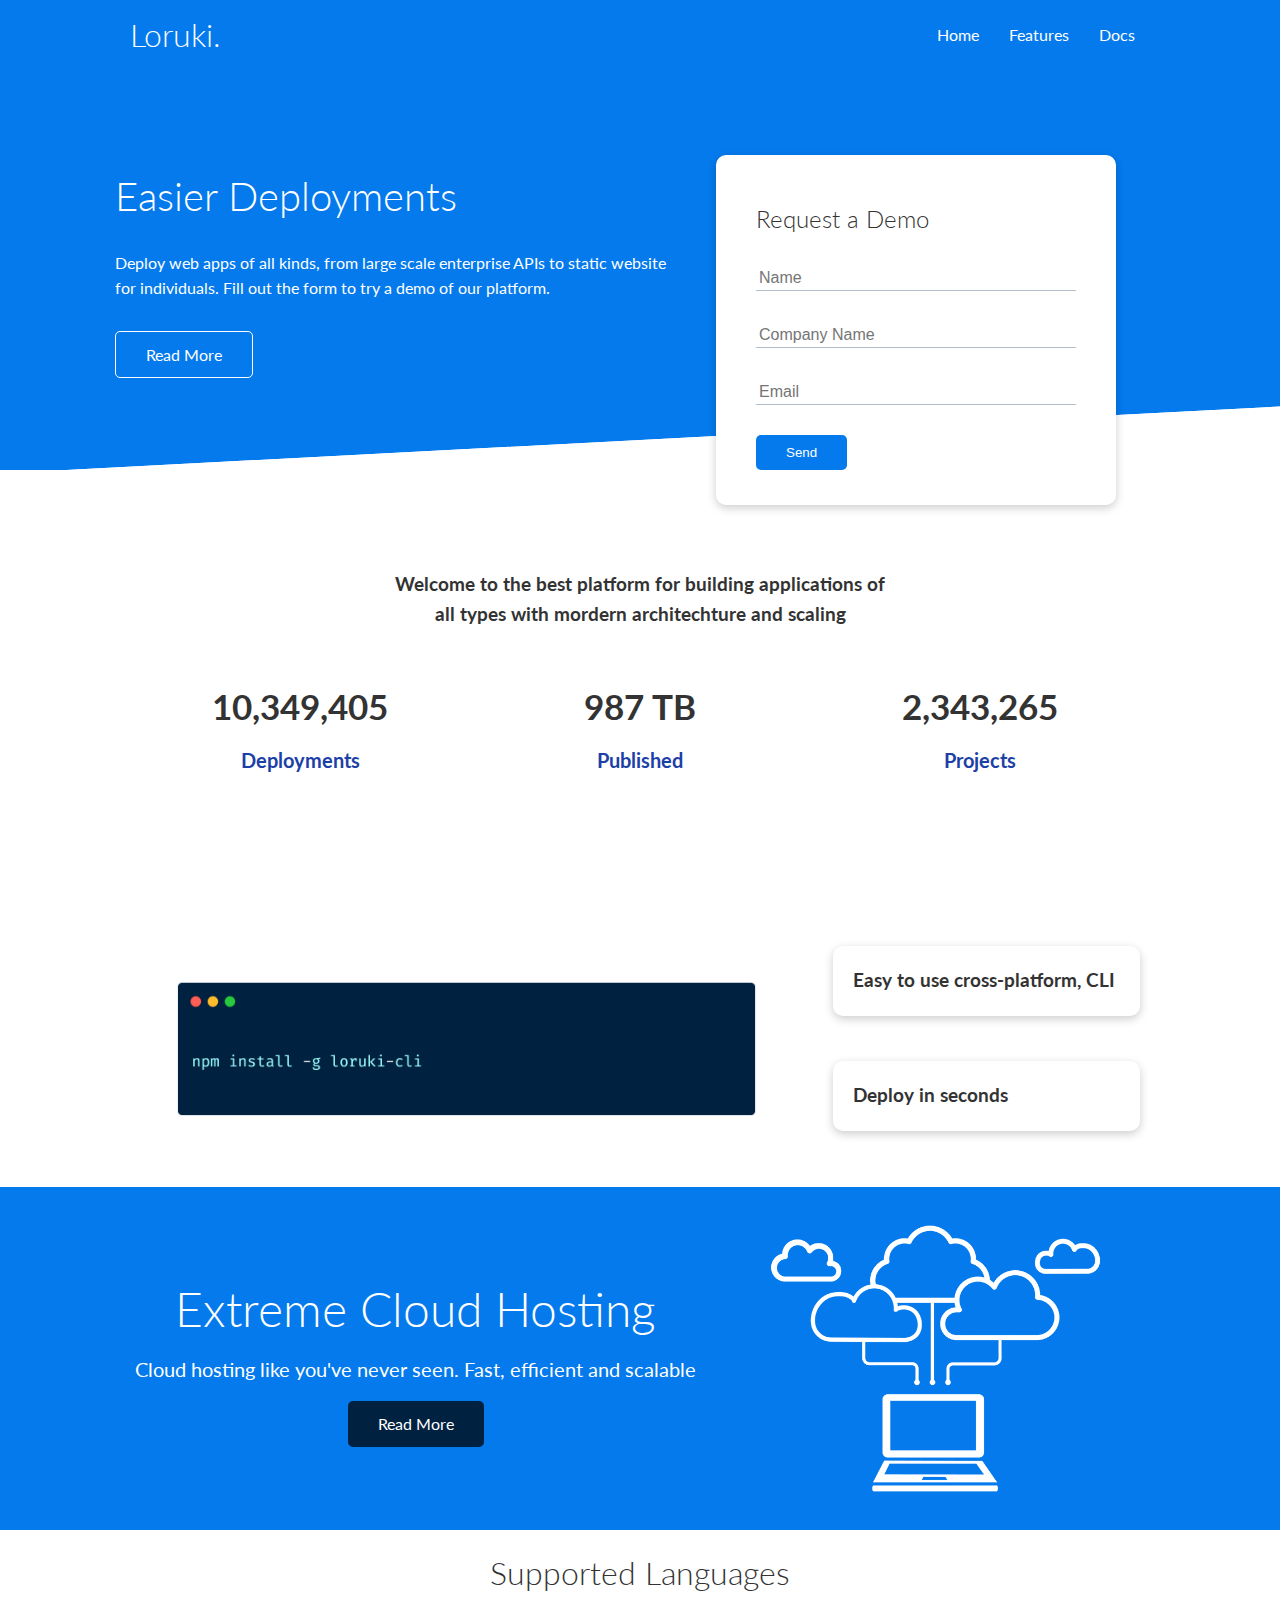
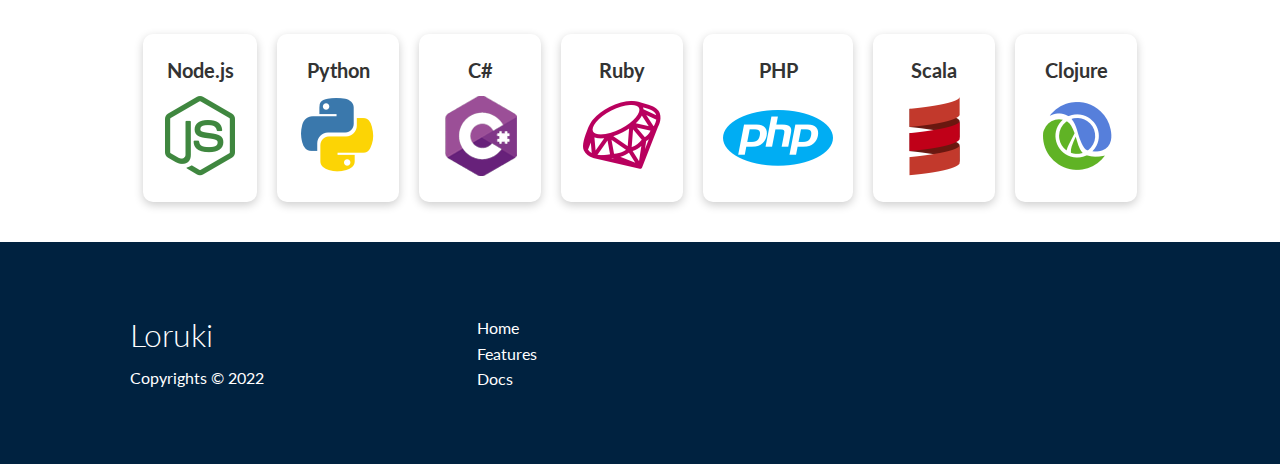
<file: index.html>
<!doctype html>
<html lang="en">
<head>
    <meta charset="UTF-8">
    <meta name="viewport"
          content="width=device-width, user-scalable=no, initial-scale=1.0, maximum-scale=1.0, minimum-scale=1.0">
    <meta http-equiv="X-UA-Compatible" content="ie=edge">
    <link rel="stylesheet" href="https://cdnjs.cloudflare.com/ajax/libs/font-awesome/6.1.1/css/all.min.css" integrity="sha512-KfkfwYDsLkIlwQp6LFnl8zNdLGxu9YAA1QvwINks4PhcElQSvqcyVLLD9aMhXd13uQjoXtEKNosOWaZqXgel0g==" crossorigin="anonymous" referrerpolicy="no-referrer" />
    <link rel="stylesheet" href="css/utilities.css">
    <link rel="stylesheet" href="css/style.css">
    <title>Loruki | Cloud Hosting For Everyone</title>
</head>
<body>
    <!--Navbar-->
    <div class="navbar">
        <div class="container flex">
            <h1 class="logo">Loruki.</h1>
            <nav>
                <ul>
                    <li><a href="index.html">Home</a></li>
                    <li><a href="features.html">Features</a></li>
                    <li><a href="docs.html">Docs</a></li>
                </ul>
            </nav>
        </div>
    </div>

    <!--Showcase-->
    <section class="showcase">
        <div class="container grid">
            <div class="showcase-text">
                <h1>Easier Deployments</h1>
                <p>Deploy web apps of all kinds, from large scale enterprise APIs to static website for individuals.
                Fill out the form to try a demo of our platform.</p>
                <a href="features.html" class="btn btn-outline">Read More</a>
            </div>
            <div class="showcase-form card">
                <h2>Request a Demo</h2>
                <form>
                    <div class="form-control">
                        <label for="name"></label>
                        <input type="text" name="name" id="name" placeholder="Name" required>
                    </div>
                    <div class="form-control">
                        <label for="company"></label>
                        <input type="text" name="company" id="company" placeholder="Company Name" required>
                    </div>
                    <div class="form-control">
                        <label for="email"></label>
                        <input type="email" name="email" id="email" placeholder="Email" required>
                    </div>
                    <input type="submit" value="Send" class="btn btn-primary">
                </form>
            </div>
        </div>
    </section>

    <!--Stats-->
    <section class="stats">
        <div class="container">
            <h3 class="stats-heading text-center my-1">
                Welcome to the best platform for building applications of all types with mordern architechture and
                scaling
            </h3>

            <div class="grid grid-3 text-center my-4">
                <div>
                    <i class="fas fa-server fa-3x"></i>
                    <h3>10,349,405</h3>
                    <p class="text-secondary">Deployments</p>
                </div>
                <div>
                    <i class="fas fa-upload fa-3x"></i>
                    <h3>987 TB</h3>
                    <p class="text-secondary">Published</p>
                </div>
                <div>
                    <i class="fas fa-project-diagram fa-3x"></i>
                    <h3>2,343,265</h3>
                    <p class="text-secondary">Projects</p>
                </div>
            </div>
        </div>
    </section>

    <!--CLI-->
    <section class="cli">
        <div class="container grid">
            <img src="img/cli.png" alt="">
            <div class="card">
                <h3>Easy to use cross-platform, CLI</h3>
            </div>
            <div class="card">
                <h3>Deploy in seconds</h3>
            </div>
        </div>
    </section>

    <!--Cloud-->
    <section class="cloud bg-primary my-2 py-2">
        <div class="container grid">
            <div class="text-center">
                <h2 class="lg">Extreme Cloud Hosting</h2>
                <p class="lead my-1">Cloud hosting like you've never seen. Fast, efficient and scalable</p>
                <a href="features.html" class="btn btn-dark">Read More</a>
            </div>
            <img src="img/cloud.png" alt="">
        </div>
    </section>

    <!--Languages-->
    <section class="languages">
        <h2 class="md text-center my-2">Supported Languages</h2>
        <div class="container flex">
            <div class="card">
                <h4>Node.js</h4>
                <img src="img/logos/node.png" alt="">
            </div>
            <div class="card">
                <h4>Python</h4>
                <img src="img/logos/python.png" alt="">
            </div>
            <div class="card">
                <h4>C#</h4>
                <img src="img/logos/csharp.png" alt="">
            </div>
            <div class="card">
                <h4>Ruby</h4>
                <img src="img/logos/ruby.png" alt="">
            </div>
            <div class="card">
                <h4>PHP</h4>
                <img src="img/logos/php.png" alt="">
            </div>
            <div class="card">
                <h4>Scala</h4>
                <img src="img/logos/scala.png" alt="">
            </div>
            <div class="card">
                <h4>Clojure</h4>
                <img src="img/logos/clojure.png" alt="">
            </div>
        </div>
    </section>

    <footer class="footer bg-dark py-5">
        <div class="container grid grid-3">
            <div>
                <h1>Loruki</h1>
                <p>Copyrights &copy; 2022</p>
            </div>
            <nav>
                <ul>
                    <li><a href="index.html">Home</a></li>
                    <li><a href="features.html">Features</a></li>
                    <li><a href="docs.html">Docs</a></li>
                </ul>
            </nav>
            <div class="social">
                <a href="https://github.com/0-th"><i class="fab fa-github fa-2x"></i></a>
                <a href="#"><i class="fab fa-facebook fa-2x"></i></a>
                <a href="#"><i class="fab fa-instagram fa-2x"></i></a>
                <a href="https://twitter.com/its_zer0th"><i class="fab fa-twitter fa-2x"></i></a>
            </div>
        </div>
    </footer>
</body>
</html>
</file>
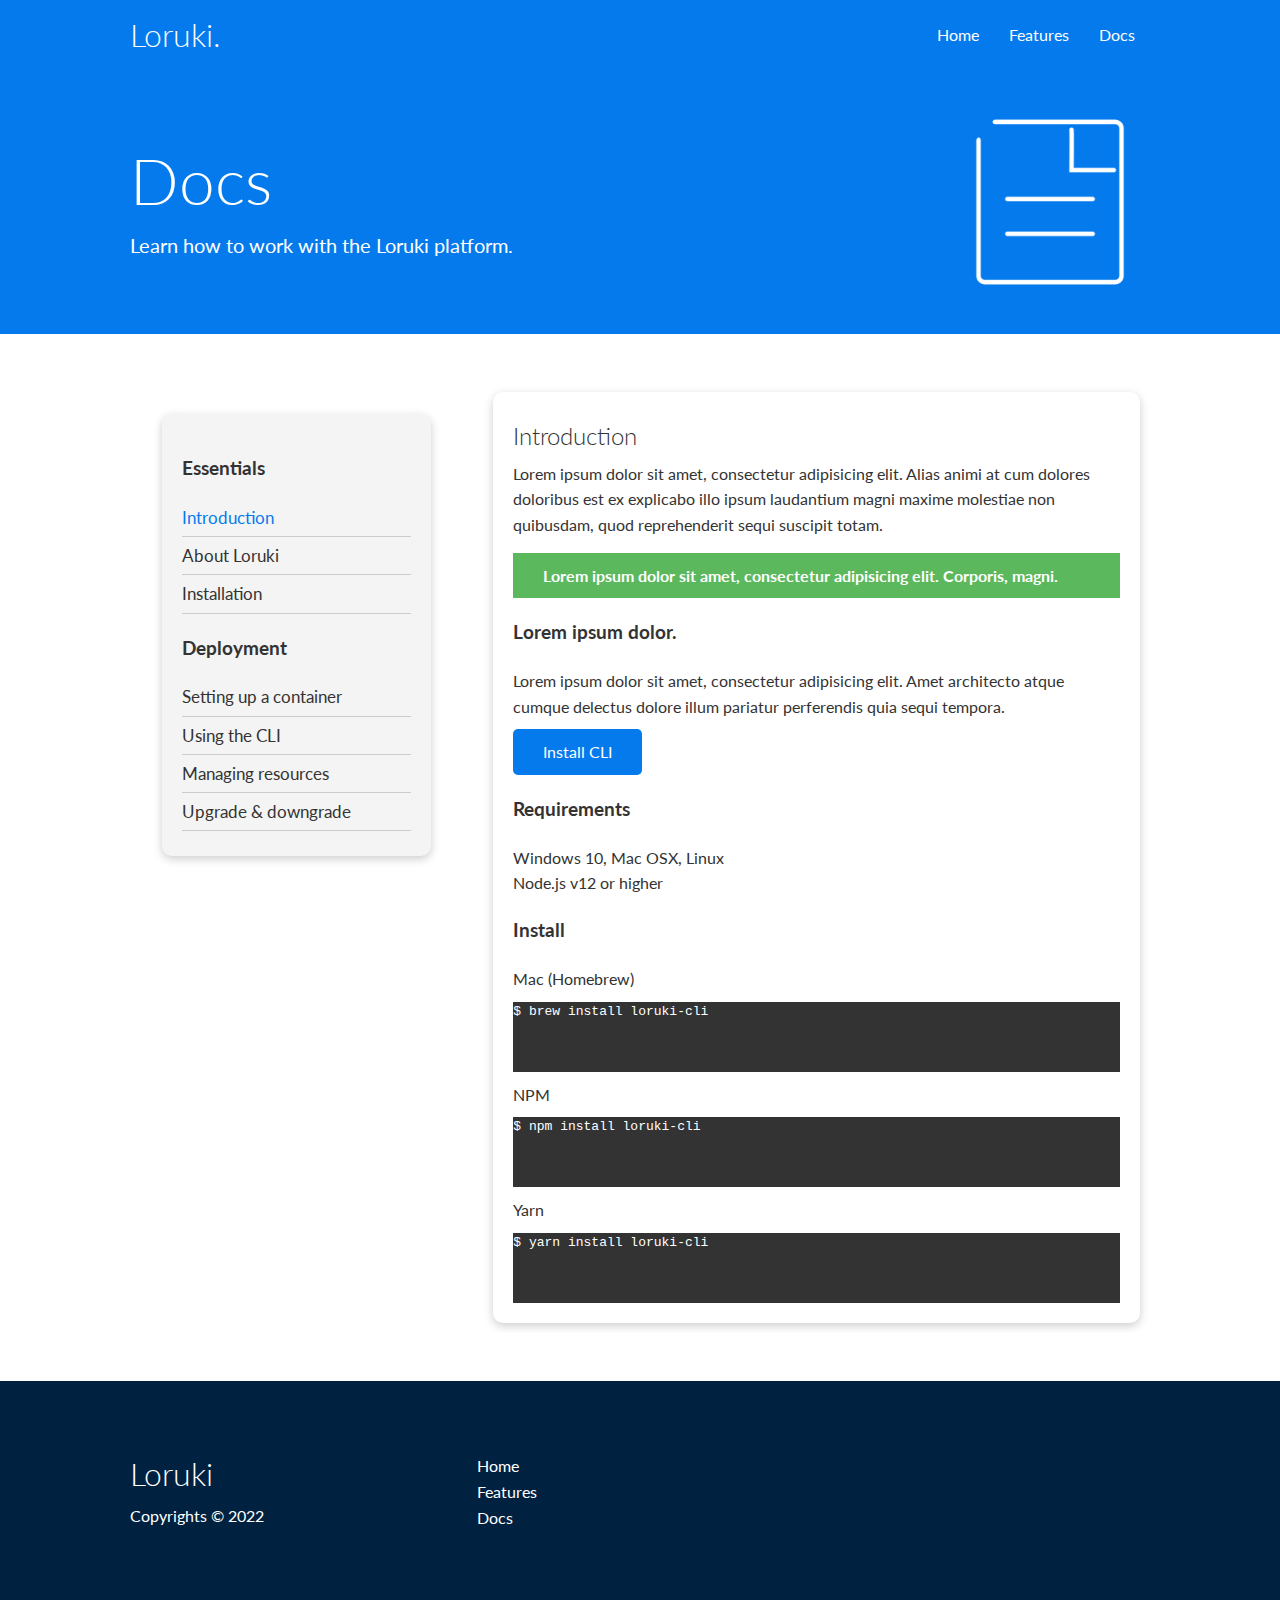
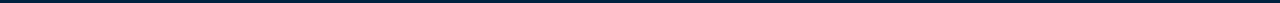
<file: docs.html>
<!doctype html>
<html lang="en">
<head>
    <meta charset="UTF-8">
    <meta name="viewport"
          content="width=device-width, user-scalable=no, initial-scale=1.0, maximum-scale=1.0, minimum-scale=1.0">
    <meta http-equiv="X-UA-Compatible" content="ie=edge">
    <link rel="stylesheet" href="https://cdnjs.cloudflare.com/ajax/libs/font-awesome/6.1.1/css/all.min.css" integrity="sha512-KfkfwYDsLkIlwQp6LFnl8zNdLGxu9YAA1QvwINks4PhcElQSvqcyVLLD9aMhXd13uQjoXtEKNosOWaZqXgel0g==" crossorigin="anonymous" referrerpolicy="no-referrer" />
    <link rel="stylesheet" href="css/utilities.css">
    <link rel="stylesheet" href="css/style.css">
    <title>Loruki | Cloud Hosting For Everyone</title>
</head>
<body>
<!--Navbar-->
<div class="navbar">
    <div class="container flex">
        <h1 class="logo">Loruki.</h1>
        <nav>
            <ul>
                <li><a href="index.html">Home</a></li>
                <li><a href="features.html">Features</a></li>
                <li><a href="docs.html">Docs</a></li>
            </ul>
        </nav>
    </div>
</div>

<!--Head-->
<section class="docs-head bg-primary py-3">
    <div class="container grid">
        <div>
            <h1 class="xl">Docs</h1>
            <p class="lead">
                Learn how to work with the Loruki platform.
            </p>
        </div>
        <img src="img/docs.png" alt="">
    </div>
</section>

<!--Docs main-->
<section class="docs-main my-4">
    <div class="container grid">
        <div class="card bg-light p-3">
            <h3 class="my-2">Essentials</h3>
            <nav>
                <ul>
                    <li><a href="" class="text-primary">Introduction</a></li>
                    <li><a href="">About Loruki</a></li>
                    <li><a href="">Installation</a></li>
                </ul>
            </nav>
            <h3 class="my-2">Deployment</h3>
            <nav>
                <ul>
                    <li><a href="">Setting up a container</a></li>
                    <li><a href="">Using the CLI</a></li>
                    <li><a href="">Managing resources</a></li>
                    <li><a href="">Upgrade & downgrade</a></li>
                </ul>
            </nav>
        </div>

        <div class="card">
            <h2>Introduction</h2>
            <p>Lorem ipsum dolor sit amet, consectetur adipisicing elit. Alias animi at cum dolores doloribus est ex explicabo illo ipsum laudantium magni maxime molestiae non quibusdam, quod reprehenderit sequi suscipit totam.</p>
            <div class="alert alert-success">
                <i class="fas fa-inf"></i>Lorem ipsum dolor sit amet, consectetur adipisicing elit. Corporis, magni.
            </div>

            <h3>Lorem ipsum dolor.</h3>
            <p>Lorem ipsum dolor sit amet, consectetur adipisicing elit. Amet architecto atque cumque delectus dolore illum pariatur perferendis quia sequi tempora.</p>
            <a href="" class="btn btn-primary">Install CLI</a>

            <h3>Requirements</h3>
            <ul>
                <li>Windows 10, Mac OSX, Linux</li>
                <li>Node.js v12 or higher</li>
            </ul>

            <h3>Install</h3>
            <p>Mac (Homebrew)</p>
            <pre><code>$ brew install loruki-cli</code></pre>
            <p>NPM</p>
            <pre><code>$ npm install loruki-cli</code></pre>
            <p>Yarn</p>
            <pre><code>$ yarn install loruki-cli</code></pre>
        </div>
    </div>
</section>

<footer class="footer bg-dark py-5">
    <div class="container grid grid-3">
        <div>
            <h1>Loruki</h1>
            <p>Copyrights &copy; 2022</p>
        </div>
        <nav>
            <ul>
                <li><a href="index.html">Home</a></li>
                <li><a href="features.html">Features</a></li>
                <li><a href="docs.html">Docs</a></li>
            </ul>
        </nav>
        <div class="social">
            <a href="https://github.com/0-th"><i class="fab fa-github fa-2x"></i></a>
            <a href="#"><i class="fab fa-facebook fa-2x"></i></a>
            <a href="#"><i class="fab fa-instagram fa-2x"></i></a>
            <a href="https://twitter.com/its_zer0th"><i class="fab fa-twitter fa-2x"></i></a>
        </div>
    </div>
</footer>
</body>
</html>
</file>
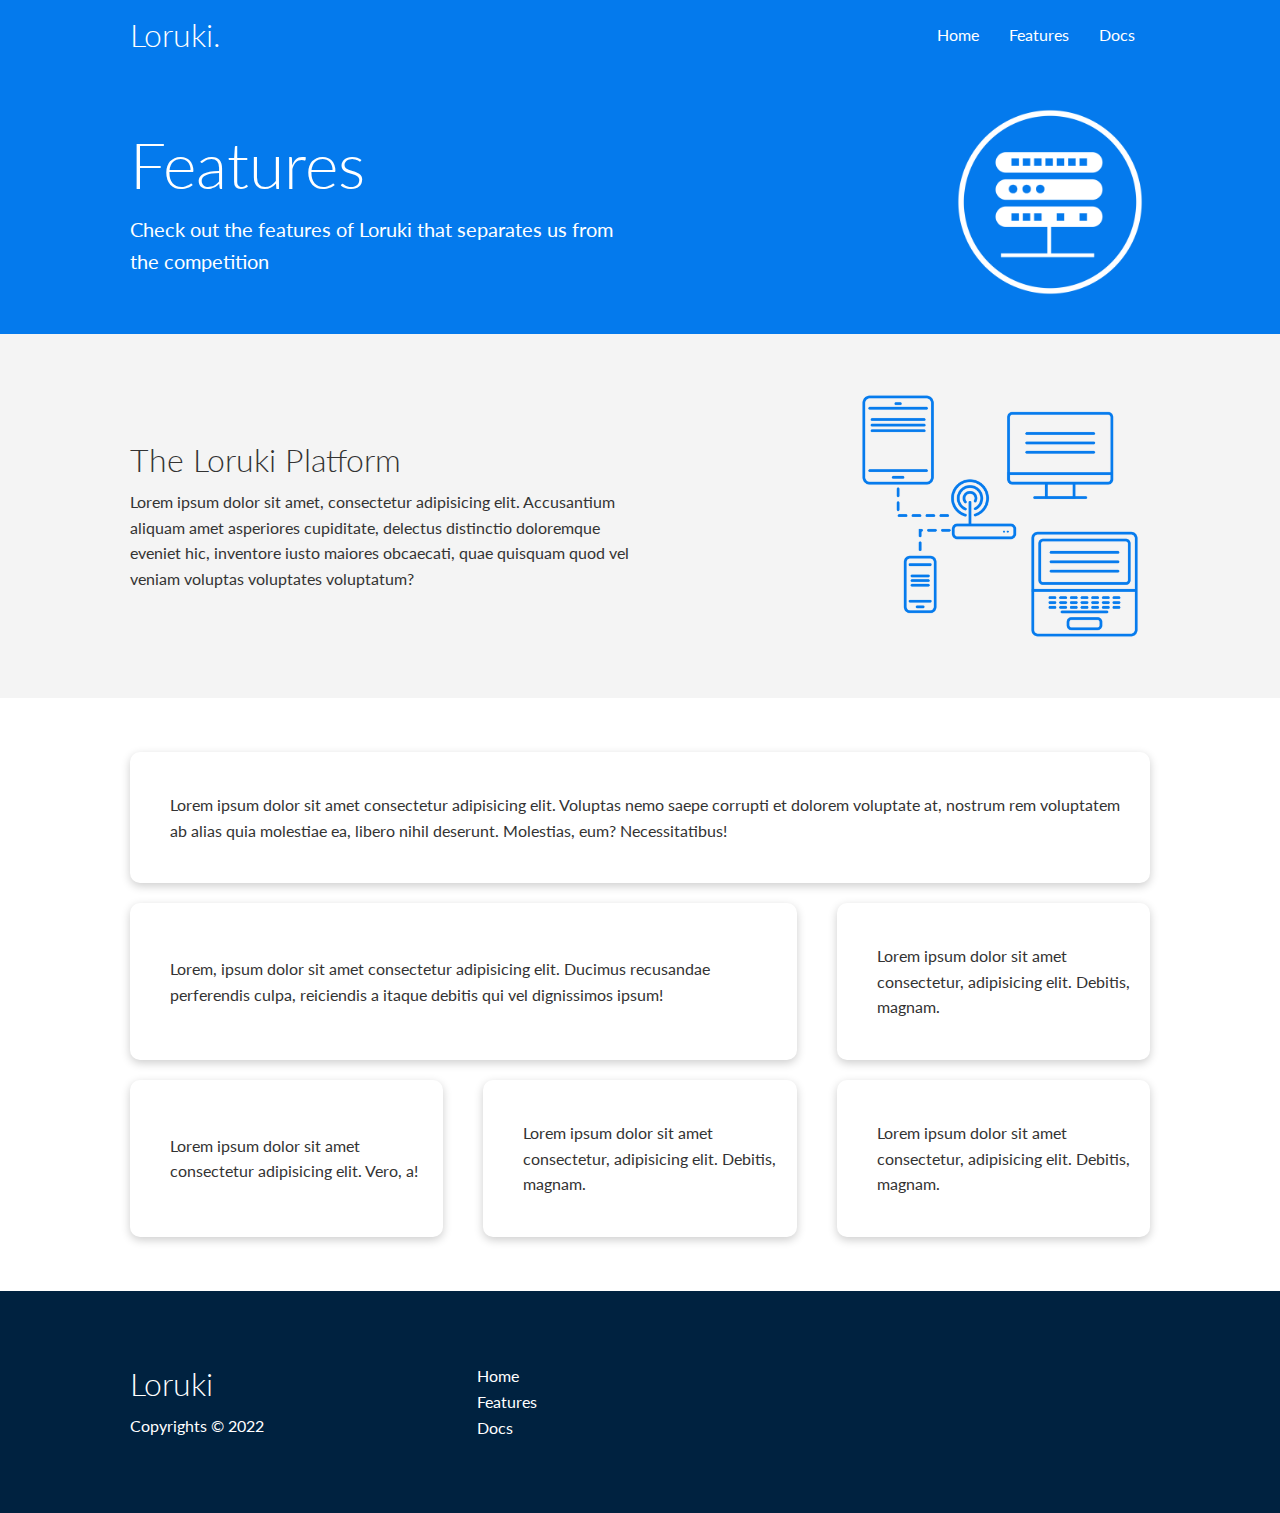
<file: features.html>
<!doctype html>
<html lang="en">
<head>
    <meta charset="UTF-8">
    <meta name="viewport"
          content="width=device-width, user-scalable=no, initial-scale=1.0, maximum-scale=1.0, minimum-scale=1.0">
    <meta http-equiv="X-UA-Compatible" content="ie=edge">
    <link rel="stylesheet" href="https://cdnjs.cloudflare.com/ajax/libs/font-awesome/6.1.1/css/all.min.css" integrity="sha512-KfkfwYDsLkIlwQp6LFnl8zNdLGxu9YAA1QvwINks4PhcElQSvqcyVLLD9aMhXd13uQjoXtEKNosOWaZqXgel0g==" crossorigin="anonymous" referrerpolicy="no-referrer" />
    <link rel="stylesheet" href="css/utilities.css">
    <link rel="stylesheet" href="css/style.css">
    <title>Loruki | Cloud Hosting For Everyone</title>
</head>
<body>
<!--Navbar-->
<div class="navbar">
    <div class="container flex">
        <h1 class="logo">Loruki.</h1>
        <nav>
            <ul>
                <li><a href="index.html">Home</a></li>
                <li><a href="features.html">Features</a></li>
                <li><a href="docs.html">Docs</a></li>
            </ul>
        </nav>
    </div>
</div>

<!--Head-->
<section class="features-head bg-primary py-3">
    <div class="container grid">
        <div>
            <h1 class="xl">Features</h1>
            <p class="lead">
                Check out the features of Loruki that separates us from the competition
            </p>
        </div>
        <img src="img/server.png" alt="">
    </div>
</section>

<section class="features-sub-head bg-light py-3">
    <div class="container grid">
        <div>
            <h1 class="md">The Loruki Platform</h1>
            <p>
                Lorem ipsum dolor sit amet, consectetur adipisicing elit. Accusantium aliquam amet asperiores cupiditate, delectus distinctio doloremque eveniet hic, inventore iusto maiores obcaecati, quae quisquam quod vel veniam voluptas voluptates voluptatum?
            </p>
        </div>
        <img src="img/server2.png" alt="">
    </div>
</section>

<section class="features-main py-2">
    <div class="container grid grid-3">
        <div class="card flex">
            <i class="fas fa-server fa-3x"></i>
            <p>Lorem ipsum dolor sit amet consectetur adipisicing elit. Voluptas nemo saepe corrupti et dolorem voluptate at, nostrum rem voluptatem ab alias quia molestiae ea, libero nihil deserunt. Molestias, eum? Necessitatibus!</p>
        </div>
        <div class="card flex">
            <i class="fas fa-network-wired fa-3x"></i>
            <p>
                Lorem, ipsum dolor sit amet consectetur adipisicing elit. Ducimus
                recusandae perferendis culpa, reiciendis a itaque debitis qui vel
                dignissimos ipsum!
            </p>
        </div>
        <div class="card flex">
            <i class="fas fa-laptop-code fa-3x"></i>
            <p>
                Lorem ipsum dolor sit amet consectetur, adipisicing elit. Debitis,
                magnam.
            </p>
        </div>
        <div class="card flex">
            <i class="fas fa-database fa-3x"></i>
            <p>
                Lorem ipsum dolor sit amet consectetur adipisicing elit. Vero, a!
            </p>
        </div>
        <div class="card flex">
            <i class="fas fa-power-off fa-3x"></i>
            <p>
                Lorem ipsum dolor sit amet consectetur, adipisicing elit. Debitis,
                magnam.
            </p>
        </div>
        <div class="card flex">
            <i class="fas fa-upload fa-3x"></i>
            <p>
                Lorem ipsum dolor sit amet consectetur, adipisicing elit. Debitis,
                magnam.
            </p>
        </div>
    </div>
</section>

<footer class="footer bg-dark py-5">
    <div class="container grid grid-3">
        <div>
            <h1>Loruki</h1>
            <p>Copyrights &copy; 2022</p>
        </div>
        <nav>
            <ul>
                <li><a href="index.html">Home</a></li>
                <li><a href="features.html">Features</a></li>
                <li><a href="docs.html">Docs</a></li>
            </ul>
        </nav>
        <div class="social">
            <a href="https://github.com/0-th"><i class="fab fa-github fa-2x"></i></a>
            <a href="#"><i class="fab fa-facebook fa-2x"></i></a>
            <a href="#"><i class="fab fa-instagram fa-2x"></i></a>
            <a href="https://twitter.com/its_zer0th"><i class="fab fa-twitter fa-2x"></i></a>
        </div>
    </div>
</footer>
</body>
</html>
</file>
<file: css/utilities.css>
.container {
    max-width: 1100px;
    margin: 0 auto;
    overflow: auto;
    padding: 0 40px;
}

.card {
    background-color: #ffffff;
    color: #333333;
    border-radius: 10px;
    box-shadow: 0 3px 10px rgba(0, 0, 0, 0.2);
    padding: 20px;
    margin: 10px;
}

.btn {
    display: inline-block;
    padding: 10px 30px;
    cursor: pointer;
    background-color: var(--primary-color);
    color: #ffffff;
    border: none;
    border-radius: 5px;
}

.btn-outline {
    background-color: transparent;
    border: 1px solid #ffffff;
}

.btn:hover {
    transform: scale(0.98);
}

/*Background and colored buttons*/
.bg-primary, .btn-primary {
    background-color: var(--primary-color);
    color: #ffffff;
}

.bg-secondary, .btn-secondary {
    background-color: var(--secondary-color);
    color: #ffffff;
}

.bg-dark, .btn-dark {
    background-color: var(--dark-color);
    color: #ffffff;
}

.bg-light, .btn-light {
    background-color: var(--light-color);
    color: #333333;
}

.bg-primary a,
.btn-primary a,
.bg-secondary a,
.btn-secondary a,
.bg-dark a,
.btn-dark a {
    color: #ffffff;
}

/*Text-colors*/

.text-primary {
    color: var(--primary-color);
}

.text-secondary {
    color: var(--secondary-color);
}

.text-dark {
    color: var(--dark-color);
}

.text-light {
    color: var(--light-color);
}


/*Text-sizes*/

.lead {
    font-size: 20px;
}

.sm {
    font-size: 1rem;
}

.md {
    font-size: 2rem;
}

.lg {
    font-size: 3rem;
}

.xl {
    font-size: 4rem;
}

.text-center {
    text-align: center;
}

/*Alert*/
.alert {
    background-color: var(--light-color);
    padding: 10px 20px;
    font-weight: bold;
    margin: 15px 0;
}

.alert i {
    margin-right: 10px;
}

.alert-success {
    background-color: var(--success-color);
    color: #ffffff;
}

.alert-error {
    background-color: var(--error-color);
    color: #ffffff;
}

.flex {
    display: flex;
    justify-content: center;
    align-items: center;
    height: 100%;
}

.grid {
    display: grid;
    grid-template-columns: repeat(2, 1fr);
    gap: 20px;
    justify-content: center;
    align-items: center;
    height: 100%;
}

.grid-3 {
    grid-template-columns: repeat(3, 1fr);
}

/*Margin*/
.my-1 {
    margin: 1rem 0;
}

.my-2 {
    margin: 1.5rem 0;
}

.my-3 {
    margin: 2rem 0;
}

.my-4 {
    margin: 3rem 0;
}

.my-5 {
    margin: 4rem 0;
}

.m-1 {
    margin: 1rem;
}

.m-2 {
    margin: 1.5rem;
}

.m-3 {
    margin: 2rem;
}

.m-4 {
    margin: 3rem;
}

.m-5 {
    margin: 4rem;
}

/*Padding*/
.py-1 {
    padding: 1rem;
}

.py-2 {
    padding: 1.5rem;
}

.py-3 {
    padding: 2rem;
}

.py-4 {
    padding: 3rem;
}

.py-5 {
    padding: 4rem;
}

.p-1 {
    margin: 1rem;
}

.p-2 {
    margin: 1.5rem;
}

.p-3 {
    margin: 2rem;
}

.p-4 {
    margin: 3rem;
}

.p-5 {
    margin: 4rem;
}
</file>
<file: css/style.css>
@import url('https://fonts.googleapis.com/css2?family=Lato:wght@300&display=swap');

:root {
    --primary-color: #047aed;
    --secondary-color: #1c3fa8;
    --dark-color: #002240;
    --light-color: #f4f4f4;
    --success-color: #5cb85c;
    --error-color: #d9534f;
}

* {
    box-sizing: border-box;
    margin: 0;
    padding: 0;
}

body {
    font-family: 'Lato', sans-serif;
    color: #333;
    line-height: 1.6;
}

ul {
    list-style-type: none;
}

a {
    text-decoration: none;
    color: #333333;
}

h1, h2 {
    font-weight: 300;
    line-height: 1.2;
    margin: 10px 0;
}

p {
    margin: 10px 0;
}

img {
    width: 100%;
}

/*Navbar styling*/

.navbar {
    background-color: var(--primary-color);
    color: #ffffff;
    height: 70px;
}

.navbar .flex {
    display: flex;
    justify-content: space-between;
    align-items: center;
}

.navbar  ul {
    display: flex;
}

.navbar a {
    color: #ffffff;
    padding: 10px;
    margin: 0 5px;
}

.navbar a:hover {
    border-bottom: 2px solid #ffffff;
}

.showcase {
    background-color: var(--primary-color);
    height: 400px;
    color: #ffffff;
    position: relative;
}

.showcase h1 {
    font-size: 40px;
}

.showcase p {
    padding: 20px 0;
}

.showcase .grid {
    grid-template-columns: 55% 45%;
    gap: 30px;
    overflow: visible;
}

.showcase-text {
    animation: SlideInFromLeft 1s ease-in;
}

.showcase-form {
    position: relative;
    top: 60px;
    height: 350px;
    width: 400px;
    padding: 40px;
    z-index: 100;
    animation: SlideInFromRight 1s ease-in;
}

.showcase-form .form-control {
    margin: 30px 0;
}

.showcase-form input[type="text"],
.showcase-form input[type="email"] {
    border: none;
    border-bottom: 1px solid #b4becb;
    width: 100%;
    padding: 3px;
    font-size: 16px;
}

.showcase-form input:focus {
    outline: none;
}

.showcase::before,
.showcase::after {
    content:'';
    position: absolute;
    height: 100px;
    bottom: -70px;
    right: 0;
    left: 0;
    background-color: #ffffff;
    transform: skewY(-3deg);
    -webkit-transform: skewY(-3deg);
    -moz-transform: skewY(-3deg);
    -ms-transform: skewY(-3deg);
}

/*Stats*/
.stats {
    padding: 100px;
    animation: SlideInFromBottom 1s ease-in;
}

.stats-heading {
    max-width: 500px;
    margin: auto;
}

.stats .grid h3 {
    font-size: 35px;
}

.stats .grid p {
    font-size: 20px;
    font-weight: bold;
}

/*CLI*/
.cli .grid {
    grid-template-columns: repeat(3, 1fr);
    grid-template-rows: repeat(2, 1fr);
}

.cli .grid > *:first-child {
    grid-column: 1 / span 2;
    grid-row: 1 / end;
}

/*Cloud*/
.cloud .grid {
    grid-template-columns: 4fr 3fr;
}

/*Languages*/
.languages .flex {
    flex-wrap: wrap;
}

.languages .card {
    text-align: center;
    margin: 18px 10px 40px;
    transition: transform 0.2s ease-in;
}

.languages .card h4 {
    font-size: 20px;
    margin-bottom: 10px;
}

.languages .card:hover {
    transform: translateY(-15px);
}

/*Features*/
.features-head img,
.docs-head img {
    width: 200px;
    justify-self: flex-end;
}

.features-sub-head img {
    width: 300px;
    justify-self: flex-end;
}

.features-main .card > i {
    margin-right: 20px;
}

.features-main .grid {
    padding: 30px;
}

.features-main .grid > *:first-child {
    grid-column: 1 / span 3;
}

.features-main .grid > *:nth-child(2) {
    grid-column: 1 / span 2;
}

.docs-main h3 {
    margin: 20px 0;
}

.docs-main .grid {
    grid-template-columns: 1fr 2fr;
    align-items: flex-start;
}

.docs-main nav li {
    font-size: 17px;
    padding-bottom: 5px;
    margin-bottom: 5px;
    border-bottom: 1px #ccc solid;
}

.docs-main a:hover {
    font-weight: bold;
}

code, pre {
    background-color: #333333;
    color: #ffffff;
    height: 70px;
}

/*Footer*/
.footer .social a {
    margin: 0 10px;
}

/*Animations*/
@keyframes SlideInFromLeft {
    0% {
        transform: translateX(-100%);
    }

    100% {
        transform: translateX(0);
    }
}

@keyframes SlideInFromRight {
    0% {
        transform: translateX(100%);
    }

    100% {
        transform: translateX(0);
    }
}

@keyframes SlideInFromTop {
    0% {
        transform: translateY(-100%);
    }

    100% {
        transform: translateX(0);
    }
}

@keyframes SlideInFromBottom {
    0% {
        transform: translateY(100%);
    }

    100% {
        transform: translateX(0);
    }
}

/*Tablets and under*/
@media (max-width: 768px) {
    .grid,
    .showcase .grid,
    .stats .grid,
    .cli .grid,
    .cloud .grid,
    .features-main .grid,
    .docs-main .grid {
        grid-template-columns: 1fr;
        grid-template-rows: 1fr;
    }

    .showcase {
        height: auto;
    }

    .showcase-text {
        text-align: center;
        margin-top: 40px;
        animation: SlideInFromTop 1s ease-in;
    }

    .showcase-form {
        justify-self: center;
        margin: auto;
        animation: SlideInFromBottom 1s ease-in;
    }

    .cli .grid > *:first-child {
        grid-column: 1;
        grid-row: 1;
    }

    .features-head,
    .docs-head,
    .features-sub-head {
     git status   text-align: center;
    }

    .features-head img,
    .docs-head img,
    .features-sub-head img {
        justify-self: center;
    }

    .features-main .grid > *:first-child,
    .features-main .grid > *:nth-child(2) {
        grid-column: 1;
    }

}

/*Mobile*/
@media (max-width: 500px) {
    .navbar {
        height: 110px;
    }

    .navbar .flex {
        flex-direction: column;
    }

    .navbar ul {
        padding: 10px;
        background-color: rgba(0, 0, 0, 0.1);
    }
}
</file>
